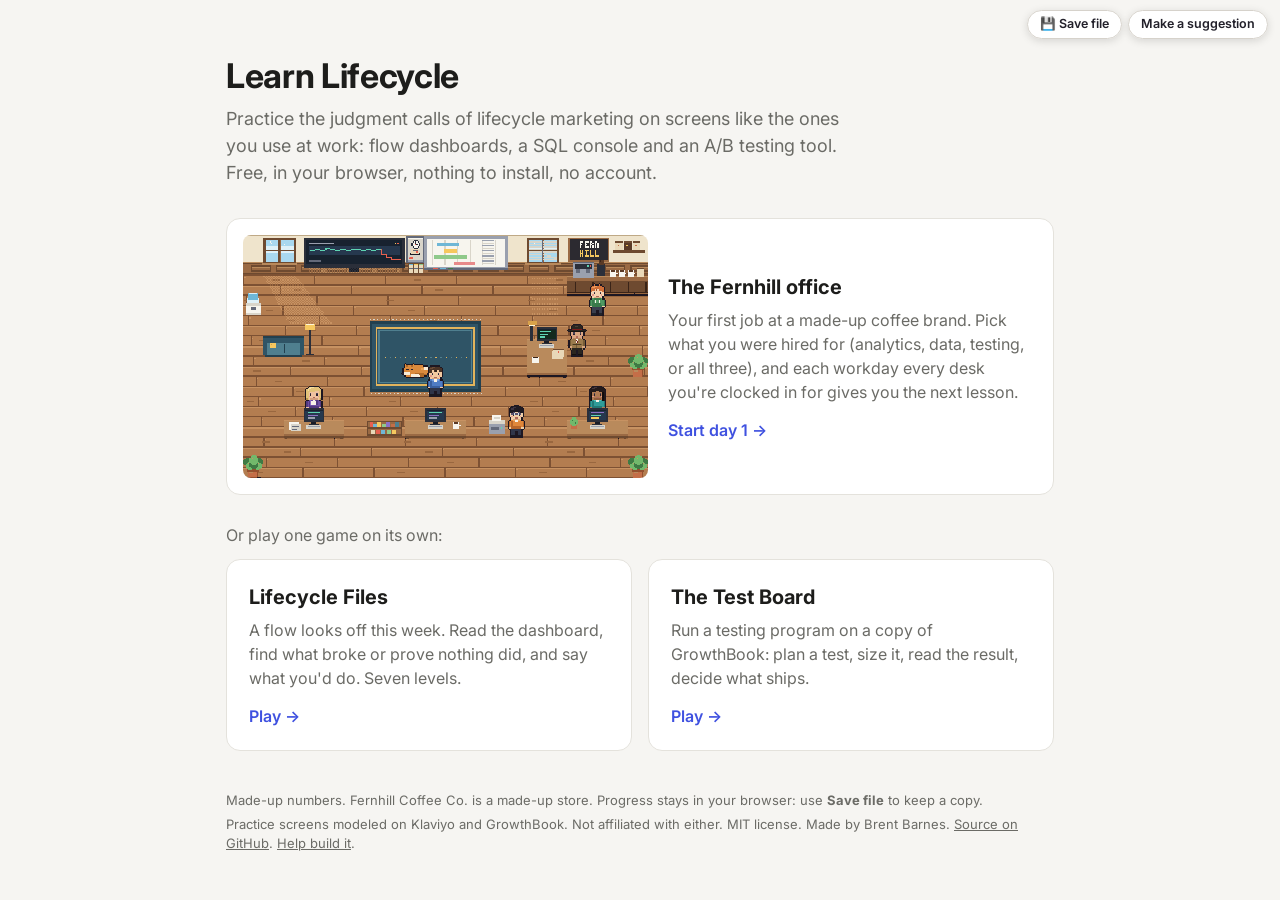
<file: index.html>
<!doctype html>
<html lang="en"><head><meta charset="utf-8"><meta name="viewport" content="width=device-width, initial-scale=1">
<title>Learn Lifecycle</title><link rel="icon" href="/px/sprites/face_dana_smile.png">
<meta name="description" content="Free practice games for lifecycle and email marketers: diagnose a flow dashboard, run a testing program.">
<link rel="preconnect" href="https://fonts.googleapis.com"><link href="https://fonts.googleapis.com/css2?family=Inter:wght@400;500;600;700&display=swap" rel="stylesheet">
<style>
:root{--bg:#f6f5f2;--card:#fff;--ink:#1d1d1b;--muted:#6b6b66;--line:#e4e2dc;--accent:#3f51e0}
@media (prefers-color-scheme: dark){:root:not([data-theme="light"]){--bg:#151514;--card:#1e1e1c;--ink:#ecebe7;--muted:#a3a29c;--line:#2f2f2c;--accent:#8c98ff}}
:root[data-theme="dark"]{--bg:#151514;--card:#1e1e1c;--ink:#ecebe7;--muted:#a3a29c;--line:#2f2f2c;--accent:#8c98ff}
*{box-sizing:border-box}
body{margin:0;background:var(--bg);color:var(--ink);font:16px/1.5 Inter,system-ui,sans-serif}
main{max-width:860px;margin:0 auto;padding:56px 16px 40px}
h1{font-size:34px;line-height:1.15;margin:0 0 10px;letter-spacing:-.01em}
.lede{color:var(--muted);font-size:18px;margin:0 0 32px;max-width:620px}
.games{display:grid;grid-template-columns:repeat(auto-fit,minmax(260px,1fr));gap:16px}
a.game{display:block;background:var(--card);border:1px solid var(--line);border-radius:14px;padding:22px;color:inherit;text-decoration:none;transition:border-color .15s,transform .15s}
a.game:hover{border-color:var(--accent);transform:translateY(-2px)}
a.game b{display:block;font-size:20px;margin-bottom:6px}
a.game span{display:block;color:var(--muted)}
a.game em{display:inline-block;margin-top:14px;color:var(--accent);font-style:normal;font-weight:600}
footer{color:var(--muted);font-size:13px;margin-top:40px;display:grid;gap:4px}footer a{color:inherit}
a.game.hero{display:grid;grid-template-columns:minmax(0,1.1fr) minmax(0,1fr);gap:20px;align-items:center;padding:16px}
a.game.hero img{width:100%;image-rendering:pixelated;border-radius:8px;display:block}
.or{color:var(--muted);margin:28px 0 12px}
@media (max-width:640px){a.game.hero{grid-template-columns:1fr}}
</style></head>
<body><main>
<h1>Learn Lifecycle</h1>
<p class="lede">Practice the judgment calls of lifecycle marketing on screens like the ones you use at work: flow dashboards, a SQL console and an A/B testing tool. Free, in your browser, nothing to install, no account.</p>
<a class="game hero" href="office/"><img src="px/scenes/office_crew.png" alt="The Fernhill office in pixel art"><div><b>The Fernhill office</b><span>Your first job at a made-up coffee brand. Pick what you were hired for (analytics, data, testing, or all three), and each workday every desk you're clocked in for gives you the next lesson.</span><em>Start day 1 →</em></div></a>
<p class="or">Or play one game on its own:</p>
<div class="games">
  <a class="game" href="lifecycle-files/"><b>Lifecycle Files</b><span>A flow looks off this week. Read the dashboard, find what broke or prove nothing did, and say what you'd do. Seven levels.</span><em>Play →</em></a>
  <a class="game" href="test-board/"><b>The Test Board</b><span>Run a testing program on a copy of GrowthBook: plan a test, size it, read the result, decide what ships.</span><em>Play →</em></a>
</div>
<footer><span>Made-up numbers. Fernhill Coffee Co. is a made-up store. Progress stays in your browser: use <b>Save file</b> to keep a copy.</span>
<span>Practice screens modeled on Klaviyo and GrowthBook. Not affiliated with either. MIT license. Made by Brent Barnes. <a href="https://github.com/BrentBarnes/learn-lifecycle">Source on GitHub</a>. <a href="/contribute/">Help build it</a>.</span></footer>
</main>
<script type="module" src="/shared/site.mjs"></script>
</body></html>
</file>
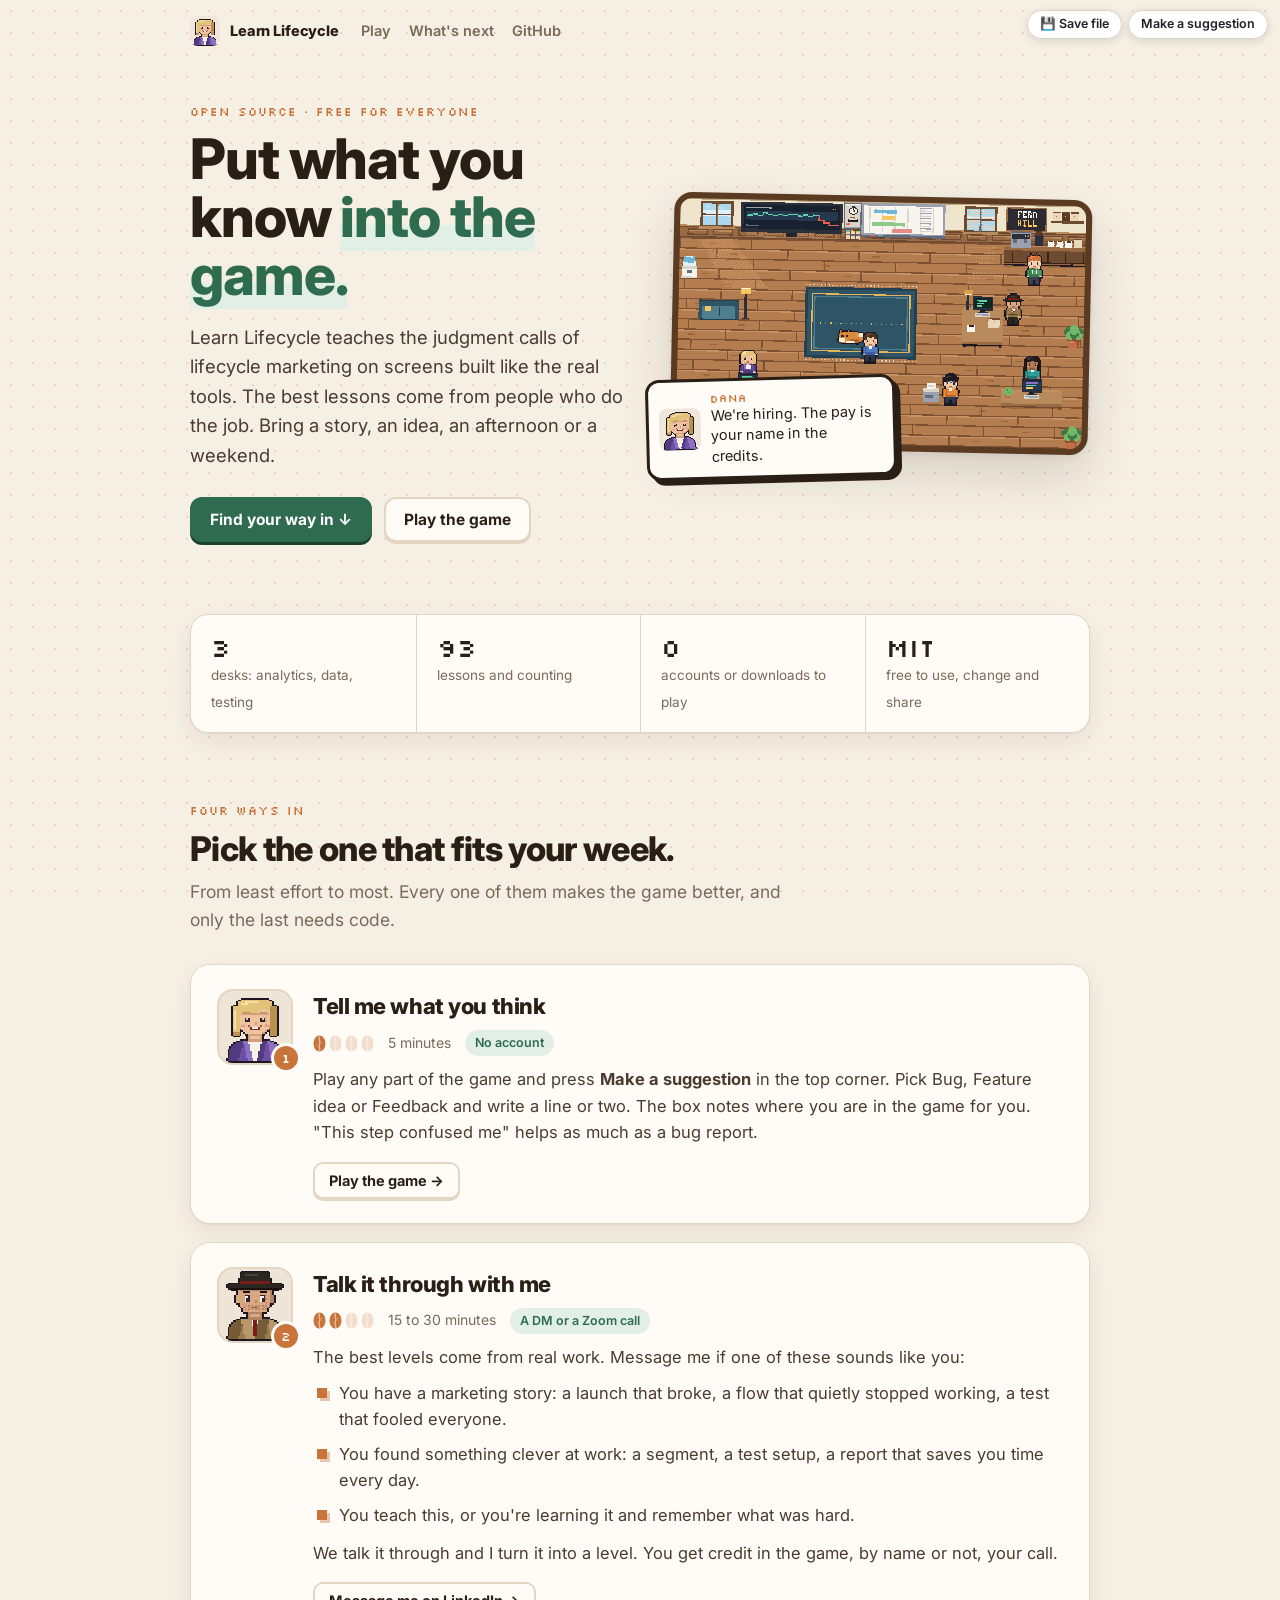
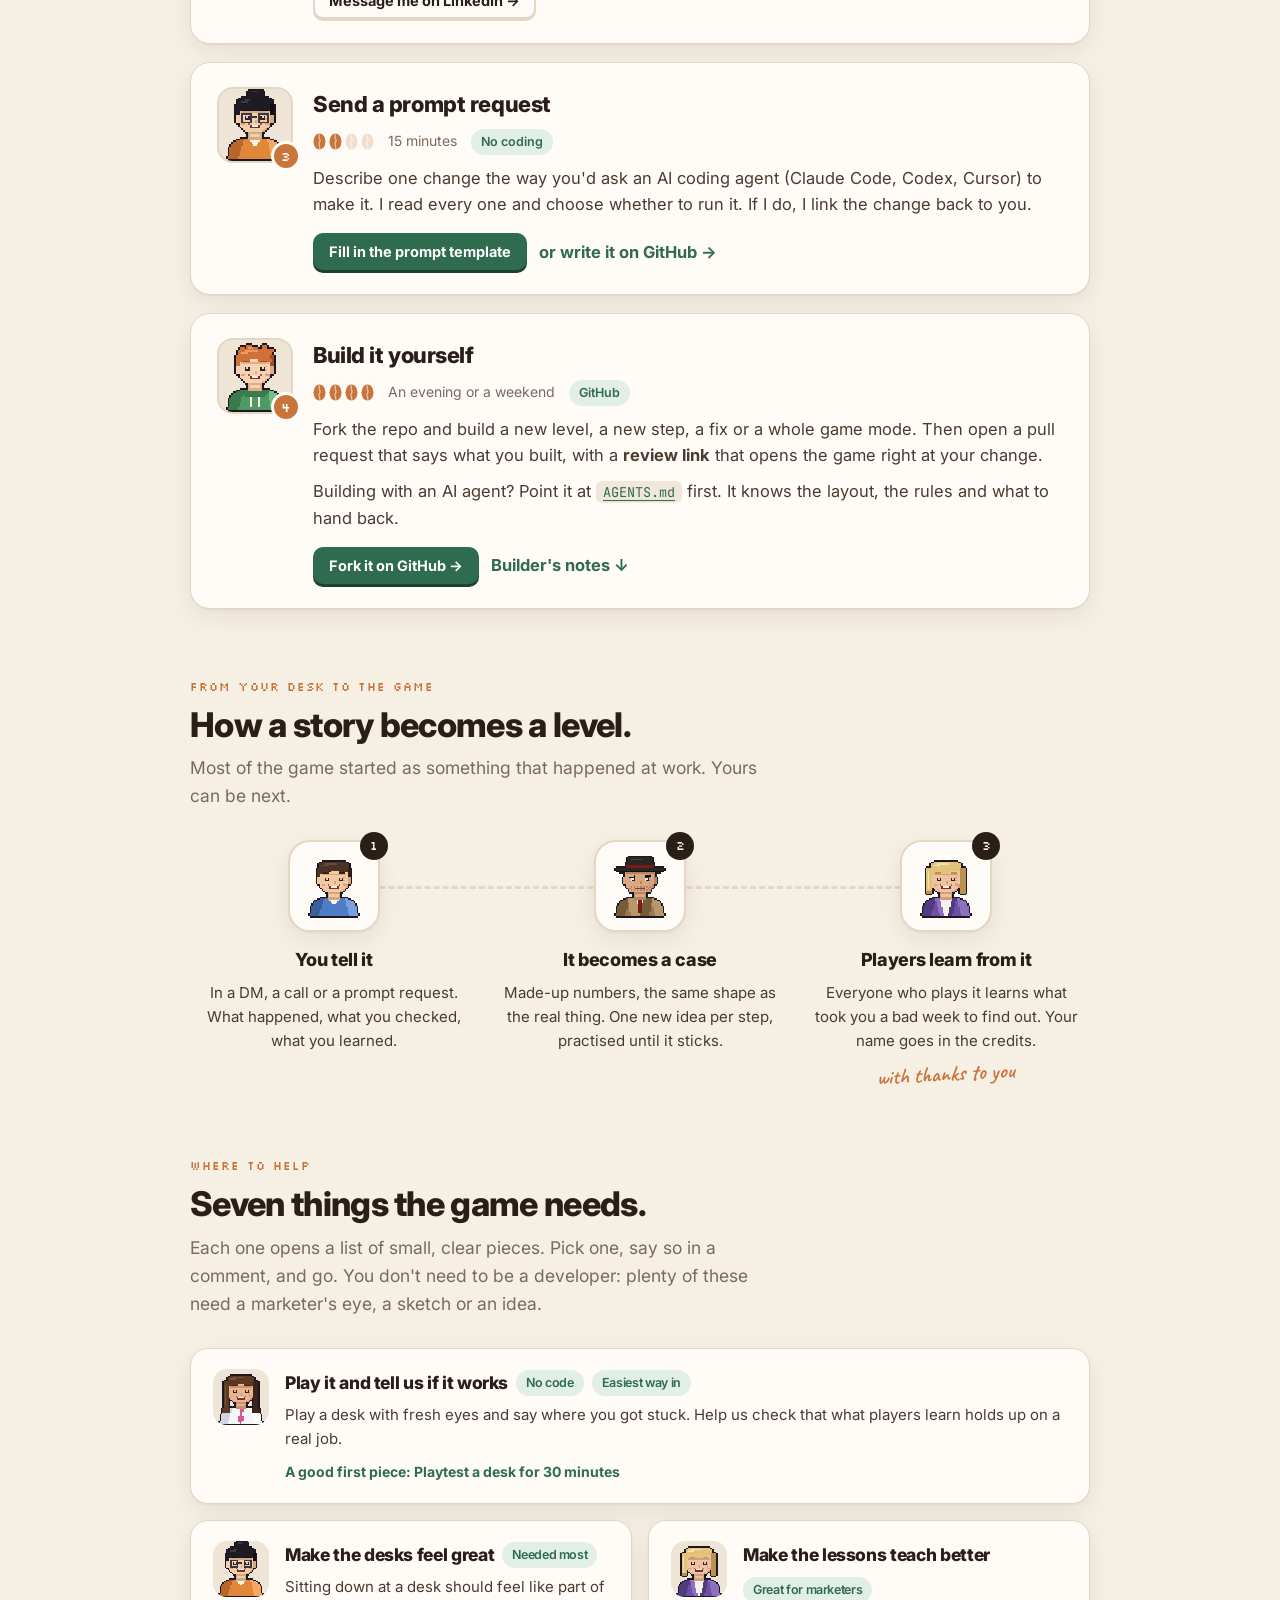
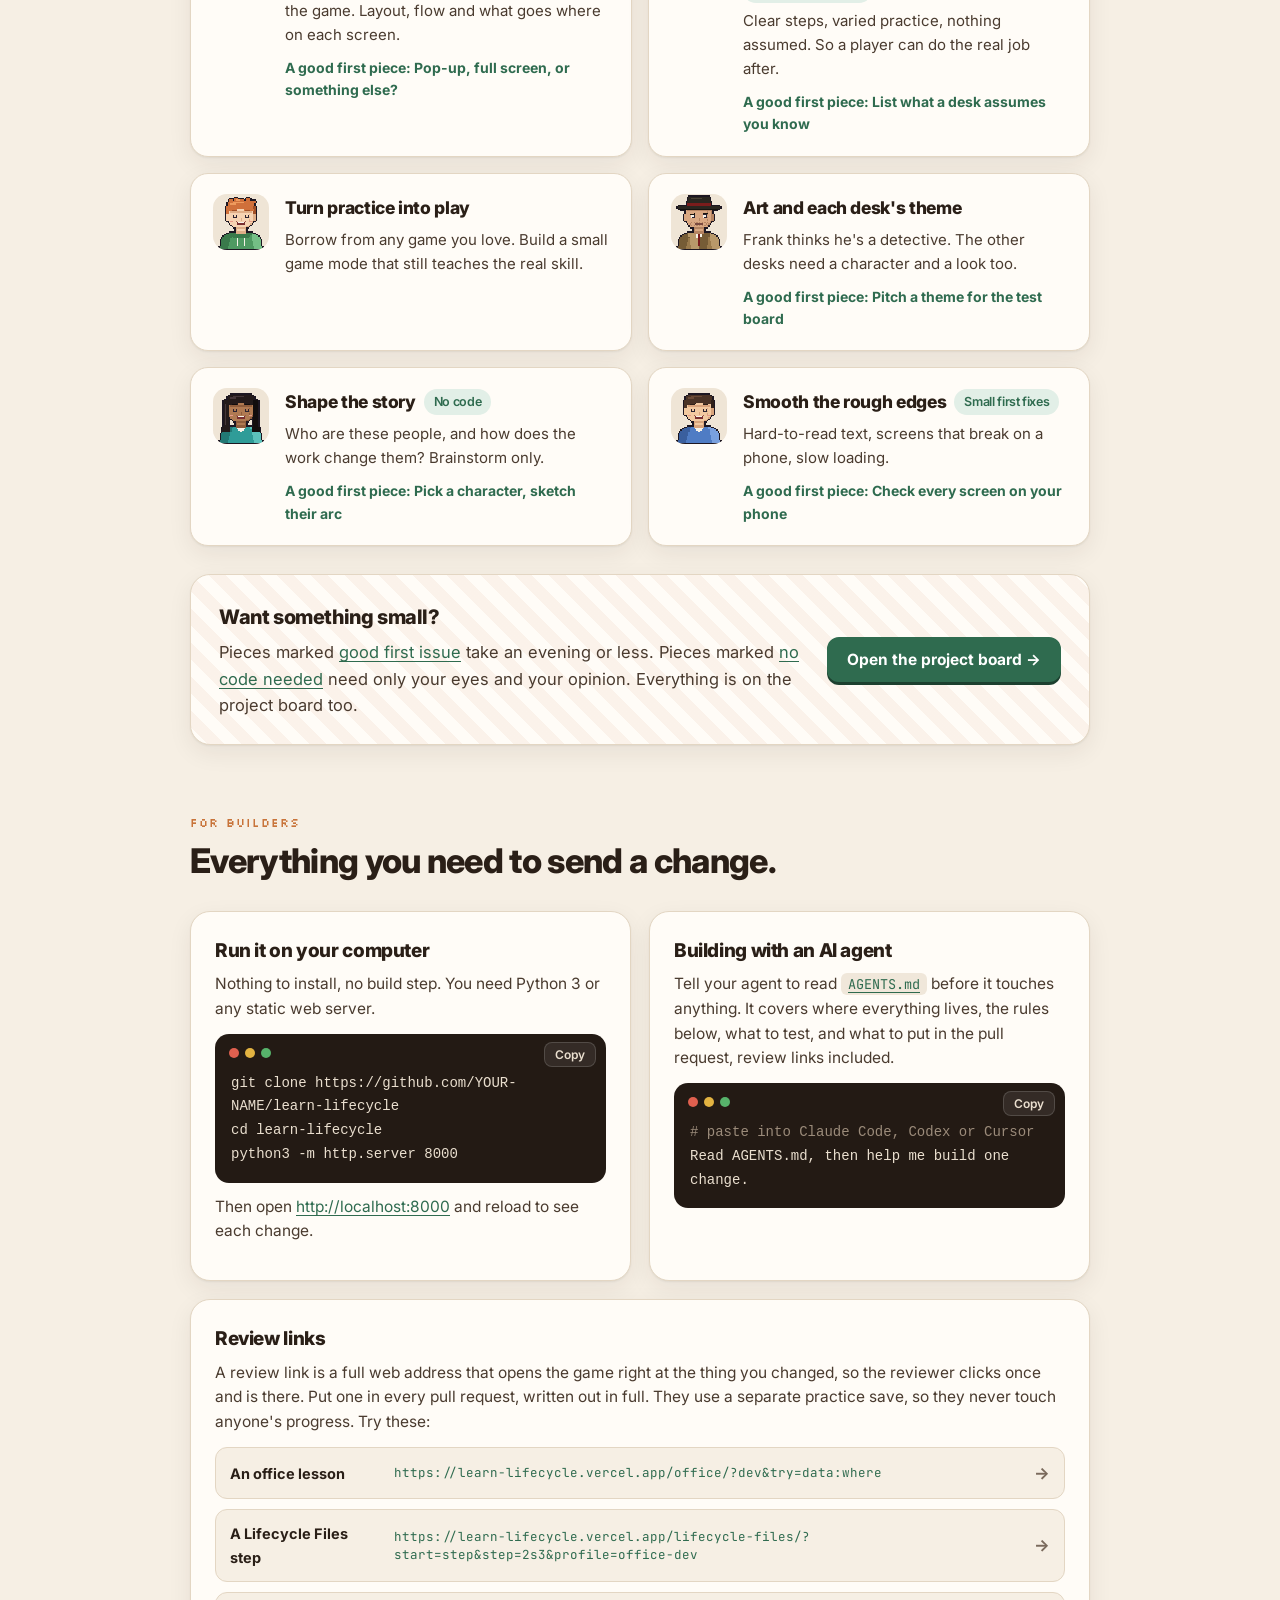
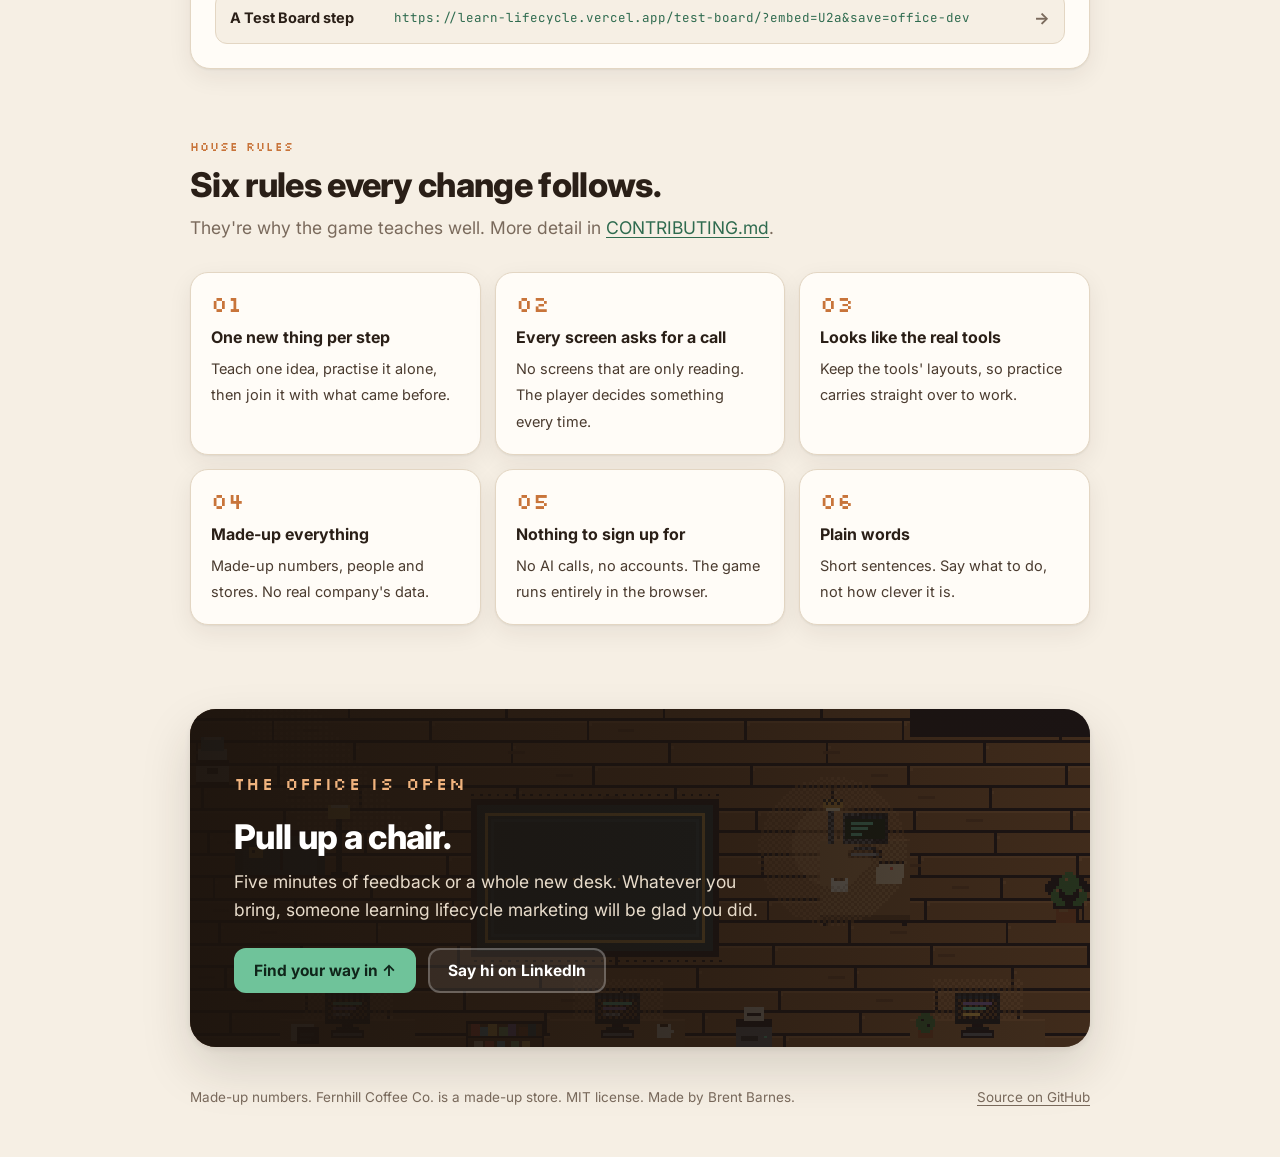
<file: contribute/index.html>
<!doctype html>
<html lang="en"><head><meta charset="utf-8"><meta name="viewport" content="width=device-width, initial-scale=1">
<title>Help build Learn Lifecycle</title><link rel="icon" href="/px/sprites/face_dana_smile.png">
<meta name="description" content="Help build Learn Lifecycle, free games that teach lifecycle and email marketing. Bring a story, an idea, an afternoon or a weekend. Most ways in need no coding.">
<link rel="preconnect" href="https://fonts.googleapis.com"><link rel="preconnect" href="https://fonts.gstatic.com" crossorigin>
<link href="https://fonts.googleapis.com/css2?family=Inter:wght@400;500;600;700;800&family=JetBrains+Mono:wght@400;600&family=Silkscreen&family=Caveat:wght@600&display=swap" rel="stylesheet">
<style>
/* Fernhill Coffee Co. colors: cream paper, dark roast ink, the plants' green, a crema accent */
:root{--bg:#f6efe4;--bg2:#efe5d6;--card:#fffcf7;--ink:#2a1f17;--ink2:#4a3b2f;--muted:#7a6a5c;--line:#e3d6c3;--accent:#2f6b4f;--accent-ink:#fff;--accent-soft:#e2efe7;
  --crema:#c8743a;--wood:#5b3a22;--code:#f0e7da;--term:#231a14;--term-ink:#eadfcf;--shadow:0 1px 2px #2a1f170f,0 8px 24px #2a1f1712;--shadow-lg:0 2px 6px #2a1f1714,0 22px 50px #2a1f1726}
@media (prefers-color-scheme: dark){:root:not([data-theme="light"]){--bg:#16110d;--bg2:#1d1712;--card:#221b15;--ink:#f2e9dc;--ink2:#d8cbbb;--muted:#a8998a;--line:#3a2f26;--accent:#6fc39a;--accent-ink:#10251a;--accent-soft:#1f3328;
  --crema:#e39a5f;--wood:#7a5235;--code:#2b231c;--term:#0f0b08;--term-ink:#eadfcf;--shadow:0 1px 2px #0006,0 8px 24px #0005;--shadow-lg:0 2px 6px #0007,0 22px 50px #0008}}
:root[data-theme="dark"]{--bg:#16110d;--bg2:#1d1712;--card:#221b15;--ink:#f2e9dc;--ink2:#d8cbbb;--muted:#a8998a;--line:#3a2f26;--accent:#6fc39a;--accent-ink:#10251a;--accent-soft:#1f3328;
  --crema:#e39a5f;--wood:#7a5235;--code:#2b231c;--term:#0f0b08;--term-ink:#eadfcf;--shadow:0 1px 2px #0006,0 8px 24px #0005;--shadow-lg:0 2px 6px #0007,0 22px 50px #0008}
*{box-sizing:border-box}
html{scroll-behavior:smooth}
body{margin:0;background:var(--bg);color:var(--ink);font:16.5px/1.6 Inter,system-ui,sans-serif;-webkit-font-smoothing:antialiased;
  background-image:radial-gradient(var(--line) 1px,transparent 1px);background-size:22px 22px;background-attachment:fixed}
a{color:var(--accent);text-underline-offset:3px}
img.px,.px{image-rendering:pixelated}
:focus-visible{outline:3px solid var(--crema);outline-offset:3px;border-radius:6px}
.wrap{max-width:940px;margin:0 auto;padding:0 20px}
.kick{font:400 12px/1 Silkscreen,monospace;letter-spacing:.08em;text-transform:uppercase;color:var(--crema);margin:0 0 12px}
h1,h2,h3{letter-spacing:-.02em;margin:0}
h2{font-size:clamp(26px,3.4vw,34px);line-height:1.15;font-weight:800}
.sub{color:var(--muted);font-size:17.5px;margin:10px 0 0;max-width:600px}
section{padding:72px 0 0}

/* top bar */
.top{display:flex;align-items:center;gap:22px;padding:16px 0;font-size:14.5px;font-weight:600}
.brand{display:flex;align-items:center;gap:10px;color:var(--ink);text-decoration:none;font-weight:800;letter-spacing:-.01em}
.brand img{width:30px;height:30px;border-radius:8px;background:var(--code)}
.top nav{display:flex;gap:18px;flex-wrap:wrap}.top nav a{color:var(--muted);text-decoration:none}.top nav a:hover{color:var(--ink)}

/* hero */
.hero{display:grid;grid-template-columns:minmax(0,1.05fr) minmax(0,1fr);gap:44px;align-items:center;padding:44px 0 8px}
.hero h1{font-size:clamp(36px,5.2vw,56px);line-height:1.04;font-weight:800}
.hero h1 em{font-style:normal;color:var(--accent);background:linear-gradient(transparent 62%,var(--accent-soft) 62%)}
.hero .lede{font-size:18.5px;color:var(--ink2);margin:18px 0 26px}
.cta{display:flex;flex-wrap:wrap;gap:12px}
.btn{display:inline-flex;align-items:center;gap:8px;font:700 15.5px Inter,system-ui,sans-serif;border:2px solid var(--line);background:var(--card);color:var(--ink);
  border-radius:12px;padding:11px 18px;cursor:pointer;text-decoration:none;box-shadow:0 2px 0 var(--line);transition:transform .12s,box-shadow .12s,border-color .12s}
.btn:hover{transform:translateY(-2px);box-shadow:0 4px 0 var(--line);border-color:var(--ink2)}
.btn:active{transform:translateY(1px);box-shadow:0 0 0 var(--line)}
.btn.primary{background:var(--accent);border-color:var(--accent);color:var(--accent-ink);box-shadow:0 3px 0 color-mix(in srgb,var(--accent) 60%,#000)}
.btn.primary:hover{box-shadow:0 5px 0 color-mix(in srgb,var(--accent) 60%,#000)}
.btn:disabled{opacity:.45;cursor:default;transform:none}
.btn.sm{font-size:14.5px;padding:8px 14px;border-radius:10px}
.scene{position:relative}
.scene .frame{border:6px solid var(--wood);border-radius:18px;overflow:hidden;box-shadow:var(--shadow-lg);background:var(--wood);transform:rotate(1.2deg)}
.scene .frame img{display:block;width:100%;height:auto}
.bubble{position:absolute;left:-26px;bottom:-26px;max-width:250px;background:var(--card);color:var(--ink);border:3px solid var(--ink);border-radius:14px;padding:10px 14px 10px 62px;
  font-size:14.5px;line-height:1.4;box-shadow:5px 5px 0 var(--ink);transform:rotate(-1.5deg)}
.bubble img{position:absolute;left:10px;top:50%;transform:translateY(-50%);width:42px;height:42px;border-radius:8px;background:var(--code)}
.bubble b{display:block;font:400 11px Silkscreen,monospace;color:var(--crema);letter-spacing:.06em}
.stats{display:grid;grid-template-columns:repeat(4,1fr);margin:64px 0 0;background:var(--card);border:1px solid var(--line);border-radius:18px;box-shadow:var(--shadow);overflow:hidden}
.stats div{padding:18px 20px;border-left:1px solid var(--line)}.stats div:first-child{border-left:0}
.stats b{display:block;font:400 26px/1.1 Silkscreen,monospace;color:var(--ink)}
.stats span{font-size:13.5px;color:var(--muted)}

/* four ways in */
.ways{display:flex;flex-direction:column;gap:18px;margin-top:30px;position:relative}
.way{position:relative;display:grid;grid-template-columns:76px minmax(0,1fr);gap:20px;background:var(--card);border:1px solid var(--line);border-radius:20px;padding:24px 26px;box-shadow:var(--shadow);
  transition:transform .15s,box-shadow .15s,border-color .15s}
.way:hover{transform:translateY(-2px);box-shadow:var(--shadow-lg);border-color:color-mix(in srgb,var(--accent) 35%,var(--line))}
.way .face{position:relative;width:76px;height:76px}
.way .face img{width:76px;height:76px;border-radius:16px;background:var(--bg2);border:2px solid var(--line)}
.way .n{position:absolute;right:-8px;bottom:-8px;width:30px;height:30px;border-radius:50%;background:var(--crema);color:#fff;border:3px solid var(--card);display:grid;place-items:center;font:400 13px Silkscreen,monospace}
.way h3{font-size:22px;font-weight:800}
.meta{display:flex;flex-wrap:wrap;align-items:center;gap:8px 14px;margin:6px 0 10px;color:var(--muted);font-size:14px}
.beans{display:inline-flex;gap:3px;align-items:center}.beans svg{width:13px;height:17px;color:var(--crema)}.beans svg.off{opacity:.22}
.chip{display:inline-block;font-size:12.5px;font-weight:600;color:var(--accent);background:var(--accent-soft);border-radius:999px;padding:3px 10px}
.way p{margin:0 0 10px;color:var(--ink2)}
.way ul{margin:4px 0 12px;padding:0;list-style:none;display:grid;gap:8px}
.way ul li{position:relative;padding-left:26px;color:var(--ink2)}
.way ul li::before{content:"";position:absolute;left:4px;top:8px;width:10px;height:10px;background:var(--crema);box-shadow:3px 3px 0 color-mix(in srgb,var(--crema) 40%,transparent)}
.acts{display:flex;flex-wrap:wrap;gap:12px;align-items:center;margin-top:16px}
.textlink{font-weight:700;text-decoration:none}.textlink:hover{text-decoration:underline}

/* the prompt template */
.tpl[hidden]{display:none}
.tpl{margin-top:20px;padding:22px;border-radius:16px;background:var(--bg2);border:1px dashed var(--line);display:flex;flex-direction:column;gap:16px}
.tpl .hint{margin:0;font-size:14.5px;color:var(--ink2);display:flex;gap:10px;align-items:flex-start}
.tpl .hint::before{content:"i";flex:none;width:22px;height:22px;border-radius:50%;background:var(--accent);color:var(--accent-ink);font:700 13px/22px Inter,sans-serif;text-align:center}
.tpl fieldset{border:0;padding:0;margin:0;display:flex;flex-direction:column;gap:8px}
.tpl legend,.fld>span{font-weight:700;font-size:15px;padding:0;margin-bottom:8px}
.tpl small{font-weight:400;color:var(--muted)}
.chips{display:flex;flex-wrap:wrap;gap:8px}
.chips label{display:inline-flex;gap:6px;align-items:center;border:2px solid var(--line);border-radius:999px;padding:6px 13px;font-size:14px;font-weight:500;cursor:pointer;background:var(--card);transition:border-color .12s,background .12s}
.chips label:hover{border-color:var(--ink2)}
.chips label:has(input:checked){border-color:var(--accent);background:var(--accent-soft);color:var(--ink)}
.chips input{position:absolute;opacity:0;pointer-events:none}.chips label:focus-within{outline:3px solid var(--crema);outline-offset:2px}
.fld{display:flex;flex-direction:column}
.tpl input[type=text],.tpl textarea{font:400 15px/1.5 Inter,system-ui,sans-serif;color:var(--ink);background:var(--card);border:2px solid var(--line);border-radius:10px;padding:10px 12px;width:100%}
.tpl input[type=text]:focus,.tpl textarea:focus{outline:none;border-color:var(--accent);box-shadow:0 0 0 4px var(--accent-soft)}
.tpl ::placeholder{color:color-mix(in srgb,var(--muted) 75%,transparent)}
.tpl details summary{cursor:pointer;color:var(--accent);font-weight:700;font-size:14.5px}
.tpl pre{white-space:pre-wrap;margin:10px 0 0;background:var(--term);color:var(--term-ink);border-radius:12px;padding:14px 16px;font:13.5px/1.6 "JetBrains Mono",monospace}
#tplmsg{font-size:14.5px;font-weight:600}#tplmsg.ok{color:var(--accent)}#tplmsg.err{color:#c0392b}
.fine{font-size:13px;color:var(--muted);margin:0}
.hp{position:absolute;left:-9999px;width:1px;height:1px}

/* story to level */
.flow{display:grid;grid-template-columns:repeat(3,1fr);gap:18px;margin-top:30px;position:relative}
.flow::before{content:"";position:absolute;left:12%;right:12%;top:46px;border-top:3px dashed var(--line)}
.step{position:relative;text-align:center;padding:0 8px}
.step .pic{position:relative;width:92px;height:92px;margin:0 auto 14px;border-radius:22px;background:var(--card);border:2px solid var(--line);display:grid;place-items:center;box-shadow:var(--shadow)}
.step .pic img{width:64px;height:64px}
.step .pic i{position:absolute;top:-10px;right:-10px;width:28px;height:28px;border-radius:50%;background:var(--ink);color:var(--bg);font:400 12px/28px Silkscreen,monospace;font-style:normal}
.step h3{font-size:18px;font-weight:800;margin-bottom:6px}
.step p{margin:0;color:var(--ink2);font-size:15px}
.credit{display:inline-block;margin-top:10px;font:600 22px/1 Caveat,cursive;color:var(--crema);transform:rotate(-3deg)}

/* what's next */
.tracks{display:grid;grid-template-columns:repeat(2,minmax(0,1fr));gap:16px;margin-top:30px}
.track{display:grid;grid-template-columns:56px minmax(0,1fr);gap:16px;align-items:start;background:var(--card);border:1px solid var(--line);border-radius:18px;padding:20px 22px;box-shadow:var(--shadow);color:var(--ink);text-decoration:none;transition:transform .15s,box-shadow .15s,border-color .15s}
.track.wide{grid-column:1/-1}
.track:hover{transform:translateY(-2px);box-shadow:var(--shadow-lg);border-color:color-mix(in srgb,var(--accent) 35%,var(--line))}
.track img{width:56px;height:56px;border-radius:14px;background:var(--bg2)}
.track h3{font-size:17.5px;font-weight:800;display:flex;flex-wrap:wrap;gap:8px;align-items:center}
.track p{margin:6px 0 0;color:var(--ink2);font-size:15px}
.track .start{display:block;margin-top:10px;font-size:14px;font-weight:700;color:var(--accent)}
.board{display:grid;grid-template-columns:minmax(0,1fr) auto;gap:20px;align-items:center;margin-top:28px;padding:26px 28px;border-radius:20px;color:var(--ink);
  background:repeating-linear-gradient(45deg,transparent 0 12px,color-mix(in srgb,var(--crema) 7%,transparent) 12px 24px),var(--card);border:1px solid var(--line);box-shadow:var(--shadow)}
.board p{margin:6px 0 0;color:var(--ink2)}
.board h3{font-size:20px;font-weight:800}

/* for builders */
.grid2{display:grid;grid-template-columns:repeat(2,minmax(0,1fr));gap:18px;margin-top:30px}
.panel{background:var(--card);border:1px solid var(--line);border-radius:20px;padding:24px;box-shadow:var(--shadow)}
.panel.wide{grid-column:1/-1}
.panel h3{font-size:19px;font-weight:800;margin-bottom:6px}
.panel p{margin:0 0 12px;color:var(--ink2);font-size:15.5px}
.term{position:relative;background:var(--term);color:var(--term-ink);border-radius:14px;padding:38px 16px 16px;font:14px/1.7 "JetBrains Mono",monospace;overflow-x:auto;margin:12px 0}
.term::before{content:"";position:absolute;left:14px;top:14px;width:10px;height:10px;border-radius:50%;background:#e0604f;box-shadow:16px 0 #e3b341,32px 0 #57b36b}
.term code{white-space:pre-wrap;overflow-wrap:anywhere;display:block}.term .c{color:#9b8b7a}
.copy{position:absolute;right:10px;top:8px;font:600 12px Inter,sans-serif;color:var(--term-ink);background:#ffffff14;border:1px solid #ffffff26;border-radius:8px;padding:4px 10px;cursor:pointer}
.copy:hover{background:#ffffff26}
.links{display:grid;gap:10px;margin-top:6px}
.links a{display:grid;grid-template-columns:150px minmax(0,1fr) auto;gap:14px;align-items:center;padding:12px 14px;border-radius:12px;border:1px solid var(--line);background:var(--bg);text-decoration:none;color:var(--ink);transition:border-color .12s,transform .12s}
.links a:hover{border-color:var(--accent);transform:translateX(3px)}
.links b{font-size:14.5px}.links code{font:12.5px/1.45 "JetBrains Mono",monospace;color:var(--accent);overflow-wrap:anywhere}
.links span{color:var(--muted);font-weight:700}
code.inl{font:13.5px "JetBrains Mono",monospace;background:var(--code);padding:2px 7px;border-radius:6px}

/* house rules */
.rules{display:grid;grid-template-columns:repeat(3,minmax(0,1fr));gap:14px;margin-top:30px}
.rule{background:var(--card);border:1px solid var(--line);border-radius:18px;padding:20px;box-shadow:var(--shadow)}
.rule i{display:block;font:400 22px/1 Silkscreen,monospace;font-style:normal;color:var(--crema);margin-bottom:10px}
.rule b{display:block;font-size:16px;margin-bottom:4px}
.rule span{color:var(--ink2);font-size:14.5px}

/* closing band */
.band{position:relative;margin:84px 0 0;border-radius:26px;overflow:hidden;color:#fbf3e7;box-shadow:var(--shadow-lg);background:#1b130d}
.band img{position:absolute;inset:0;width:100%;height:100%;object-fit:cover;opacity:.45}
.band::after{content:"";position:absolute;inset:0;background:linear-gradient(90deg,#1b130dee 0%,#1b130daa 55%,#1b130d55 100%)}
.band .in{position:relative;z-index:1;padding:54px 44px;max-width:620px}
.band h2{color:#fff}.band p{color:#e8dccb;font-size:17.5px;margin:12px 0 24px}
.band .kick{color:#f0b37e}
.band .btn{border-color:#ffffff40;background:#ffffff14;color:#fff;box-shadow:none}.band .btn:hover{border-color:#fff}
.band .btn.primary{background:#6fc39a;border-color:#6fc39a;color:#10251a}

footer{display:flex;flex-wrap:wrap;justify-content:space-between;gap:10px;color:var(--muted);font-size:13.5px;padding:40px 0 48px}footer a{color:inherit}

/* the Fernhill crew in their office, along both sides on wide screens */
.rail{position:fixed;top:50%;transform:translateY(-50%);width:210px;height:576px;display:none;flex-direction:column;justify-content:space-evenly;align-items:center;pointer-events:none;
  background:url(/px/scenes/office.png) 0 0/960px 576px no-repeat;image-rendering:pixelated;border:5px solid var(--wood);border-radius:18px;box-shadow:var(--shadow-lg);overflow:hidden}
.rail.l{left:calc(50% - 470px - 250px)}.rail.r{right:calc(50% - 470px - 250px);background-position:-750px 0}
.who{display:flex;flex-direction:column;align-items:center;gap:6px}
.who i{display:block;width:72px;height:108px;background-repeat:no-repeat;background-size:288px 108px;image-rendering:pixelated;animation:bob 3.2s ease-in-out infinite}
.who:nth-child(2) i{animation-delay:-1.1s}.who:nth-child(3) i{animation-delay:-2.2s}
.who span{font:400 10px/1.2 Silkscreen,monospace;letter-spacing:.06em;text-transform:uppercase;color:#3b2a1c;text-align:center;background:#fff8ecee;border:2px solid #5b3a22;border-radius:6px;padding:3px 7px}
.who span small{display:block;font:400 11px/1.3 Inter,sans-serif;letter-spacing:0;text-transform:none;color:#6b5440}
.who .dog{width:96px;height:64px;background-size:384px 64px;animation:dog 1s steps(4) infinite}
@keyframes bob{0%,100%{transform:translateY(0)}50%{transform:translateY(-3px)}}
@keyframes dog{to{background-position:-384px 0}}
@media (min-width:1460px) and (min-height:640px){.rail{display:flex}}

/* entrance */
.rise{animation:rise .6s cubic-bezier(.2,.7,.2,1) both}.rise.d1{animation-delay:.08s}.rise.d2{animation-delay:.16s}
@keyframes rise{from{opacity:0;transform:translateY(14px)}to{opacity:1;transform:none}}
@media (prefers-reduced-motion:reduce){*,*::before,*::after{animation:none!important;transition:none!important}html{scroll-behavior:auto}}

@media (max-width:860px){
  .hero{grid-template-columns:1fr;gap:56px}.scene{max-width:520px}
  .stats{grid-template-columns:repeat(2,1fr)}.stats div:nth-child(3){border-left:0}.stats div:nth-child(n+3){border-top:1px solid var(--line)}
  .flow{grid-template-columns:1fr;gap:28px}.flow::before{display:none}
  .grid2,.rules{grid-template-columns:1fr}
  .board{grid-template-columns:1fr}.tracks{grid-template-columns:1fr}
  .links a{grid-template-columns:1fr auto}.links b{grid-column:1/-1}
}
@media (max-width:560px){
  body{font-size:16px}.wrap{padding:0 16px}section{padding-top:56px}
  .top nav{display:none}
  .way{grid-template-columns:1fr;padding:20px}.way .face,.way .face img{width:60px;height:60px}
  .bubble{left:8px;right:8px;bottom:-40px;max-width:none}
  .band .in{padding:40px 24px}
  .tpl{padding:16px}
}
</style></head>
<body>
<div class="rail l" aria-hidden="true">
  <div class="who"><i style="background-image:url(/px/anims/walk_dana_down.png)"></i><span>Dana<small>the boss</small></span></div>
  <div class="who"><i style="background-image:url(/px/anims/walk_frank_down.png)"></i><span>Frank<small>data</small></span></div>
  <div class="who"><i class="dog" style="background-image:url(/px/anims/dog_sleep.png)"></i><span>Biscuit<small>off duty</small></span></div>
</div>
<div class="rail r" aria-hidden="true">
  <div class="who"><i style="background-image:url(/px/anims/walk_mei_down.png)"></i><span>Mei<small>testing</small></span></div>
  <div class="who"><i style="background-image:url(/px/anims/walk_priya_down.png)"></i><span>Priya<small>promotions</small></span></div>
  <div class="who"><i style="background-image:url(/px/anims/walk_theo_down.png)"></i><span>Theo<small>campaigns</small></span></div>
</div>
<svg width="0" height="0" style="position:absolute" aria-hidden="true"><defs>
  <symbol id="bean" viewBox="0 0 13 17"><ellipse cx="6.5" cy="8.5" rx="6" ry="8" fill="currentColor"/><path d="M6.5 1.5c-2 3 2 5 0 7.5s1.5 5 0 7" stroke="#fff8" stroke-width="1.4" fill="none"/></symbol>
</defs></svg>

<div class="wrap">
<header class="top">
  <a class="brand" target="_blank" rel="noopener" href="/"><img class="px" src="/px/sprites/face_dana_smile.png" alt="">Learn Lifecycle</a>
  <nav><a target="_blank" rel="noopener" href="/office/">Play</a><a target="_blank" rel="noopener" href="https://github.com/users/BrentBarnes/projects/4">What's next</a><a target="_blank" rel="noopener" href="https://github.com/BrentBarnes/learn-lifecycle">GitHub</a></nav>
</header>

<div class="hero">
  <div>
    <p class="kick rise">Open source · free for everyone</p>
    <h1 class="rise d1">Put what you know <em>into the game.</em></h1>
    <p class="lede rise d2">Learn Lifecycle teaches the judgment calls of lifecycle marketing on screens built like the real tools. The best lessons come from people who do the job. Bring a story, an idea, an afternoon or a weekend.</p>
    <div class="cta rise d2"><button type="button" class="btn primary" data-goto="ways">Find your way in ↓</button><a class="btn" target="_blank" rel="noopener" href="/office/">Play the game</a></div>
  </div>
  <div class="scene rise d1">
    <div class="frame"><img class="px" src="/px/scenes/office_crew.png" alt="The Fernhill office in pixel art, with the crew at their desks" width="320" height="192"></div>
    <div class="bubble"><img class="px" src="/px/sprites/face_dana_smile.png" alt=""><b>Dana</b>We're hiring. The pay is your name in the credits.</div>
  </div>
</div>

<div class="stats" role="list">
  <div role="listitem"><b>3</b><span>desks: analytics, data, testing</span></div>
  <div role="listitem"><b>93</b><span>lessons and counting</span></div>
  <div role="listitem"><b>0</b><span>accounts or downloads to play</span></div>
  <div role="listitem"><b>MIT</b><span>free to use, change and share</span></div>
</div>

<section id="ways">
  <p class="kick">Four ways in</p>
  <h2>Pick the one that fits your week.</h2>
  <p class="sub">From least effort to most. Every one of them makes the game better, and only the last needs code.</p>
  <div class="ways">
    <article class="way"><span class="face"><img class="px" src="/px/sprites/face_dana_smile.png" alt=""><span class="n">1</span></span><div>
      <h3>Tell me what you think</h3>
      <div class="meta"><span class="beans" title="Effort: 1 of 4" aria-label="Effort: 1 of 4"><svg><use href="#bean"/></svg><svg class="off"><use href="#bean"/></svg><svg class="off"><use href="#bean"/></svg><svg class="off"><use href="#bean"/></svg></span><span>5 minutes</span><span class="chip">No account</span></div>
      <p>Play any part of the game and press <b>Make a suggestion</b> in the top corner. Pick Bug, Feature idea or Feedback and write a line or two. The box notes where you are in the game for you. "This step confused me" helps as much as a bug report.</p>
      <div class="acts"><a class="btn sm" target="_blank" rel="noopener" href="/office/">Play the game →</a></div>
    </div></article>

    <article class="way"><span class="face"><img class="px" src="/px/sprites/face_frank_calm.png" alt=""><span class="n">2</span></span><div>
      <h3>Talk it through with me</h3>
      <div class="meta"><span class="beans" title="Effort: 2 of 4" aria-label="Effort: 2 of 4"><svg><use href="#bean"/></svg><svg><use href="#bean"/></svg><svg class="off"><use href="#bean"/></svg><svg class="off"><use href="#bean"/></svg></span><span>15 to 30 minutes</span><span class="chip">A DM or a Zoom call</span></div>
      <p>The best levels come from real work. Message me if one of these sounds like you:</p>
      <ul><li>You have a marketing story: a launch that broke, a flow that quietly stopped working, a test that fooled everyone.</li>
        <li>You found something clever at work: a segment, a test setup, a report that saves you time every day.</li>
        <li>You teach this, or you're learning it and remember what was hard.</li></ul>
      <p>We talk it through and I turn it into a level. You get credit in the game, by name or not, your call.</p>
      <div class="acts"><a class="btn sm" target="_blank" rel="noopener" href="https://www.linkedin.com/in/brent-barnes-39827622b">Message me on LinkedIn →</a></div>
    </div></article>

    <article class="way" id="prompt"><span class="face"><img class="px" src="/px/sprites/face_mei_smile.png" alt=""><span class="n">3</span></span><div>
      <h3>Send a prompt request</h3>
      <div class="meta"><span class="beans" title="Effort: 2 of 4" aria-label="Effort: 2 of 4"><svg><use href="#bean"/></svg><svg><use href="#bean"/></svg><svg class="off"><use href="#bean"/></svg><svg class="off"><use href="#bean"/></svg></span><span>15 minutes</span><span class="chip">No coding</span></div>
      <p>Describe one change the way you'd ask an AI coding agent (Claude Code, Codex, Cursor) to make it. I read every one and choose whether to run it. If I do, I link the change back to you.</p>
      <div class="acts"><button type="button" class="btn sm primary" id="tplbtn" aria-expanded="false" aria-controls="tpl">Fill in the prompt template</button><a class="textlink" target="_blank" rel="noopener" href="https://github.com/BrentBarnes/learn-lifecycle/issues/new?template=4-prompt.yml">or write it on GitHub →</a></div>
    <form id="tpl" class="tpl" hidden autocomplete="off">
      <div id="tplq" style="display:contents"></div>
      <label class="fld"><span>Your name or GitHub @handle <small>shown publicly</small></span><input type="text" name="who" maxlength="80"></label>
      <input class="hp" type="text" name="hp" tabindex="-1" aria-hidden="true">
      <details><summary>Preview the prompt</summary><pre id="tplout"></pre></details>
      <div class="acts"><button type="submit" class="btn primary" id="tplgo" disabled>Send prompt request</button><button type="button" class="btn" id="tplcopy">Copy the prompt</button><span id="tplmsg" role="status"></span></div>
      <p class="fine">It goes to the public issue list, where anyone can read it. No GitHub account needed. Please leave out anything private.</p>
    </form>    </div></article>

    <article class="way"><span class="face"><img class="px" src="/px/sprites/face_theo_smile.png" alt=""><span class="n">4</span></span><div>
      <h3>Build it yourself</h3>
      <div class="meta"><span class="beans" title="Effort: 4 of 4" aria-label="Effort: 4 of 4"><svg><use href="#bean"/></svg><svg><use href="#bean"/></svg><svg><use href="#bean"/></svg><svg><use href="#bean"/></svg></span><span>An evening or a weekend</span><span class="chip">GitHub</span></div>
      <p>Fork the repo and build a new level, a new step, a fix or a whole game mode. Then open a pull request that says what you built, with a <b>review link</b> that opens the game right at your change.</p>
      <p>Building with an AI agent? Point it at <a target="_blank" rel="noopener" href="https://github.com/BrentBarnes/learn-lifecycle/blob/main/AGENTS.md"><code class="inl">AGENTS.md</code></a> first. It knows the layout, the rules and what to hand back.</p>
      <div class="acts"><a class="btn sm primary" target="_blank" rel="noopener" href="https://github.com/BrentBarnes/learn-lifecycle/fork">Fork it on GitHub →</a><a class="textlink" href="#builders" data-goto="builders">Builder's notes ↓</a></div>
    </div></article>
  </div>
</section>

<section>
  <p class="kick">From your desk to the game</p>
  <h2>How a story becomes a level.</h2>
  <p class="sub">Most of the game started as something that happened at work. Yours can be next.</p>
  <div class="flow">
    <div class="step"><div class="pic"><img class="px" src="/px/sprites/face_you_smile.png" alt=""><i>1</i></div><h3>You tell it</h3><p>In a DM, a call or a prompt request. What happened, what you checked, what you learned.</p></div>
    <div class="step"><div class="pic"><img class="px" src="/px/sprites/face_frank_serious.png" alt=""><i>2</i></div><h3>It becomes a case</h3><p>Made-up numbers, the same shape as the real thing. One new idea per step, practised until it sticks.</p></div>
    <div class="step"><div class="pic"><img class="px" src="/px/sprites/face_dana_smile.png" alt=""><i>3</i></div><h3>Players learn from it</h3><p>Everyone who plays it learns what took you a bad week to find out. Your name goes in the credits.</p><span class="credit">with thanks to you</span></div>
  </div>
</section>

<section id="help">
  <p class="kick">Where to help</p>
  <h2>Seven things the game needs.</h2>
  <p class="sub">Each one opens a list of small, clear pieces. Pick one, say so in a comment, and go. You don't need to be a developer: plenty of these need a marketer's eye, a sketch or an idea.</p>
  <div class="tracks">
    <a class="track wide" target="_blank" rel="noopener" href="https://github.com/BrentBarnes/learn-lifecycle/issues/36"><img class="px" src="/px/sprites/face_kelsey_smile.png" alt=""><div>
      <h3>Play it and tell us if it works <span class="chip">No code</span><span class="chip">Easiest way in</span></h3><p>Play a desk with fresh eyes and say where you got stuck. Help us check that what players learn holds up on a real job.</p><span class="start">A good first piece: Playtest a desk for 30 minutes</span></div></a>
    <a class="track" target="_blank" rel="noopener" href="https://github.com/BrentBarnes/learn-lifecycle/issues/19"><img class="px" src="/px/sprites/face_mei_smile.png" alt=""><div>
      <h3>Make the desks feel great <span class="chip">Needed most</span></h3><p>Sitting down at a desk should feel like part of the game. Layout, flow and what goes where on each screen.</p><span class="start">A good first piece: Pop-up, full screen, or something else?</span></div></a>
    <a class="track" target="_blank" rel="noopener" href="https://github.com/BrentBarnes/learn-lifecycle/issues/9"><img class="px" src="/px/sprites/face_dana_smile.png" alt=""><div>
      <h3>Make the lessons teach better <span class="chip">Great for marketers</span></h3><p>Clear steps, varied practice, nothing assumed. So a player can do the real job after.</p><span class="start">A good first piece: List what a desk assumes you know</span></div></a>
    <a class="track" target="_blank" rel="noopener" href="https://github.com/BrentBarnes/learn-lifecycle/issues/14"><img class="px" src="/px/sprites/face_theo_smile.png" alt=""><div>
      <h3>Turn practice into play</h3><p>Borrow from any game you love. Build a small game mode that still teaches the real skill.</p></div></a>
    <a class="track" target="_blank" rel="noopener" href="https://github.com/BrentBarnes/learn-lifecycle/issues/24"><img class="px" src="/px/sprites/face_frank_serious.png" alt=""><div>
      <h3>Art and each desk's theme</h3><p>Frank thinks he's a detective. The other desks need a character and a look too.</p><span class="start">A good first piece: Pitch a theme for the test board</span></div></a>
    <a class="track" target="_blank" rel="noopener" href="https://github.com/BrentBarnes/learn-lifecycle/issues/28"><img class="px" src="/px/sprites/face_priya_smile.png" alt=""><div>
      <h3>Shape the story <span class="chip">No code</span></h3><p>Who are these people, and how does the work change them? Brainstorm only.</p><span class="start">A good first piece: Pick a character, sketch their arc</span></div></a>
    <a class="track" target="_blank" rel="noopener" href="https://github.com/BrentBarnes/learn-lifecycle/issues/31"><img class="px" src="/px/sprites/face_you_smile.png" alt=""><div>
      <h3>Smooth the rough edges <span class="chip">Small first fixes</span></h3><p>Hard-to-read text, screens that break on a phone, slow loading.</p><span class="start">A good first piece: Check every screen on your phone</span></div></a>
  </div>
  <div class="board">
    <div><h3>Want something small?</h3><p>Pieces marked <a target="_blank" rel="noopener" href="https://github.com/BrentBarnes/learn-lifecycle/labels/good%20first%20issue">good first issue</a> take an evening or less. Pieces marked <a target="_blank" rel="noopener" href="https://github.com/BrentBarnes/learn-lifecycle/labels/no%20code%20needed">no code needed</a> need only your eyes and your opinion. Everything is on the project board too.</p></div>
    <a class="btn primary" target="_blank" rel="noopener" href="https://github.com/users/BrentBarnes/projects/4">Open the project board →</a>
  </div>
</section>

<section id="builders">
  <p class="kick">For builders</p>
  <h2>Everything you need to send a change.</h2>
  <div class="grid2">
    <div class="panel">
      <h3>Run it on your computer</h3>
      <p>Nothing to install, no build step. You need Python 3 or any static web server.</p>
      <div class="term"><button type="button" class="copy" data-copy="run">Copy</button><code id="run">git clone https://github.com/YOUR-NAME/learn-lifecycle
cd learn-lifecycle
python3 -m http.server 8000</code></div>
      <p>Then open <a target="_blank" rel="noopener" href="http://localhost:8000">http://localhost:8000</a> and reload to see each change.</p>
    </div>
    <div class="panel">
      <h3>Building with an AI agent</h3>
      <p>Tell your agent to read <a target="_blank" rel="noopener" href="https://github.com/BrentBarnes/learn-lifecycle/blob/main/AGENTS.md"><code class="inl">AGENTS.md</code></a> before it touches anything. It covers where everything lives, the rules below, what to test, and what to put in the pull request, review links included.</p>
      <div class="term"><button type="button" class="copy" data-copy="ask">Copy</button><code id="ask"><span class="c"># paste into Claude Code, Codex or Cursor</span>
Read AGENTS.md, then help me build one change.</code></div>
    </div>
    <div class="panel wide">
      <h3>Review links</h3>
      <p>A review link is a full web address that opens the game right at the thing you changed, so the reviewer clicks once and is there. Put one in every pull request, written out in full. They use a separate practice save, so they never touch anyone's progress. Try these:</p>
      <div class="links">
        <a target="_blank" rel="noopener" href="https://learn-lifecycle.vercel.app/office/?dev&amp;try=data:where"><b>An office lesson</b><code>https://learn-lifecycle.vercel.app/office/?dev&amp;try=data:where</code><span>→</span></a>
        <a target="_blank" rel="noopener" href="https://learn-lifecycle.vercel.app/lifecycle-files/?start=step&amp;step=2s3&amp;profile=office-dev"><b>A Lifecycle Files step</b><code>https://learn-lifecycle.vercel.app/lifecycle-files/?start=step&amp;step=2s3&amp;profile=office-dev</code><span>→</span></a>
        <a target="_blank" rel="noopener" href="https://learn-lifecycle.vercel.app/test-board/?embed=U2a&amp;save=office-dev"><b>A Test Board step</b><code>https://learn-lifecycle.vercel.app/test-board/?embed=U2a&amp;save=office-dev</code><span>→</span></a>
      </div>
    </div>
  </div>
</section>

<section>
  <p class="kick">House rules</p>
  <h2>Six rules every change follows.</h2>
  <p class="sub">They're why the game teaches well. More detail in <a target="_blank" rel="noopener" href="https://github.com/BrentBarnes/learn-lifecycle/blob/main/CONTRIBUTING.md">CONTRIBUTING.md</a>.</p>
  <div class="rules">
    <div class="rule"><i>01</i><b>One new thing per step</b><span>Teach one idea, practise it alone, then join it with what came before.</span></div>
    <div class="rule"><i>02</i><b>Every screen asks for a call</b><span>No screens that are only reading. The player decides something every time.</span></div>
    <div class="rule"><i>03</i><b>Looks like the real tools</b><span>Keep the tools' layouts, so practice carries straight over to work.</span></div>
    <div class="rule"><i>04</i><b>Made-up everything</b><span>Made-up numbers, people and stores. No real company's data.</span></div>
    <div class="rule"><i>05</i><b>Nothing to sign up for</b><span>No AI calls, no accounts. The game runs entirely in the browser.</span></div>
    <div class="rule"><i>06</i><b>Plain words</b><span>Short sentences. Say what to do, not how clever it is.</span></div>
  </div>
</section>

<div class="band">
  <img class="px" src="/px/scenes/office_evening.png" alt="">
  <div class="in">
    <p class="kick">The office is open</p>
    <h2>Pull up a chair.</h2>
    <p>Five minutes of feedback or a whole new desk. Whatever you bring, someone learning lifecycle marketing will be glad you did.</p>
    <div class="cta"><button type="button" class="btn primary" data-goto="ways">Find your way in ↑</button><a class="btn" target="_blank" rel="noopener" href="https://www.linkedin.com/in/brent-barnes-39827622b">Say hi on LinkedIn</a></div>
  </div>
</div>

<footer><span>Made-up numbers. Fernhill Coffee Co. is a made-up store. MIT license. Made by Brent Barnes.</span><a target="_blank" rel="noopener" href="https://github.com/BrentBarnes/learn-lifecycle">Source on GitHub</a></footer>
</div>
<script type="module" src="/shared/site.mjs"></script>
<script>
// in-page jumps (they stay on this page) and the Copy buttons on the terminal boxes
document.querySelectorAll("[data-goto]").forEach((b) => b.addEventListener("click", (e) => { e.preventDefault(); document.getElementById(b.dataset.goto).scrollIntoView({ behavior: "smooth" }); }));
document.querySelectorAll("[data-copy]").forEach((b) => b.addEventListener("click", () => {
  const t = document.getElementById(b.dataset.copy).innerText.split("\n").filter((l) => !l.startsWith("#")).join("\n");
  navigator.clipboard.writeText(t).then(() => { b.textContent = "Copied ✓"; setTimeout(() => { b.textContent = "Copy"; }, 1600); });
}));
</script>
<script type="module">
// The prompt template (shared/prompt.mjs, the same questions as the game's suggestion box): the player fills it in,
// sees the prompt it builds, and sends it as a "Prompt request" issue through /api/feedback (no GitHub account), or
// opens GitHub's own form with the answers filled in.
import * as T from "/shared/prompt.mjs";
const f = document.getElementById("tpl"), btn = document.getElementById("tplbtn");
const out = document.getElementById("tplout"), go = document.getElementById("tplgo"), msg = document.getElementById("tplmsg");
document.getElementById("tplq").innerHTML = T.fieldsHTML();
const say = (t, cls, html) => { msg.className = cls || ""; msg[html ? "innerHTML" : "textContent"] = t; };
btn.onclick = () => { f.hidden = !f.hidden; btn.setAttribute("aria-expanded", String(!f.hidden)); btn.textContent = f.hidden ? "Fill in the prompt template" : "Hide the template"; if (!f.hidden) f.querySelector("input").focus(); };
function refresh() { T.syncOthers(f); out.textContent = T.promptText(T.read(f)); go.disabled = !T.ready(T.read(f)); }
f.addEventListener("input", refresh); f.addEventListener("change", refresh); refresh();
document.getElementById("tplcopy").onclick = () => navigator.clipboard.writeText(T.promptText(T.read(f))).then(() => say("Copied. Paste it into your AI agent, or send it here."), () => say("Your browser blocked copying. Select the preview text instead.", "err"));
f.onsubmit = async (e) => {
  e.preventDefault();
  const a = T.read(f);
  if (f.elements.hp.value || !T.ready(a)) return;
  go.disabled = true; go.textContent = "Sending…"; say("");
  try {
    const r = await fetch("/api/feedback", { method: "POST", headers: { "Content-Type": "application/json" }, body: JSON.stringify({ kind: "prompt", title: T.title(a), body: T.body(a) }) });
    const j = /json/.test(r.headers.get("content-type") || "") ? await r.json() : null;
    if (!r.ok || !j || !j.url) throw new Error((j && j.error) || "no server");
    f.querySelectorAll("input, textarea").forEach((x) => { x.disabled = true; });
    go.textContent = "Sent ✓";
    say('Sent. Thank you! <a target="_blank" rel="noopener" href="' + j.url + '">See it on GitHub (#' + j.number + ")</a>", "ok", true);
  } catch (err) {
    go.textContent = "Send prompt request"; go.disabled = false;
    say("It couldn't send from here. " + '<a target="_blank" rel="noopener" href="' + T.ghUrl(a).replace(/"/g, "&quot;") + '">Open it on GitHub with your answers filled in</a> (needs a free account), or copy the prompt.', "err", true);
  }
};
</script>
</body></html>
</file>
